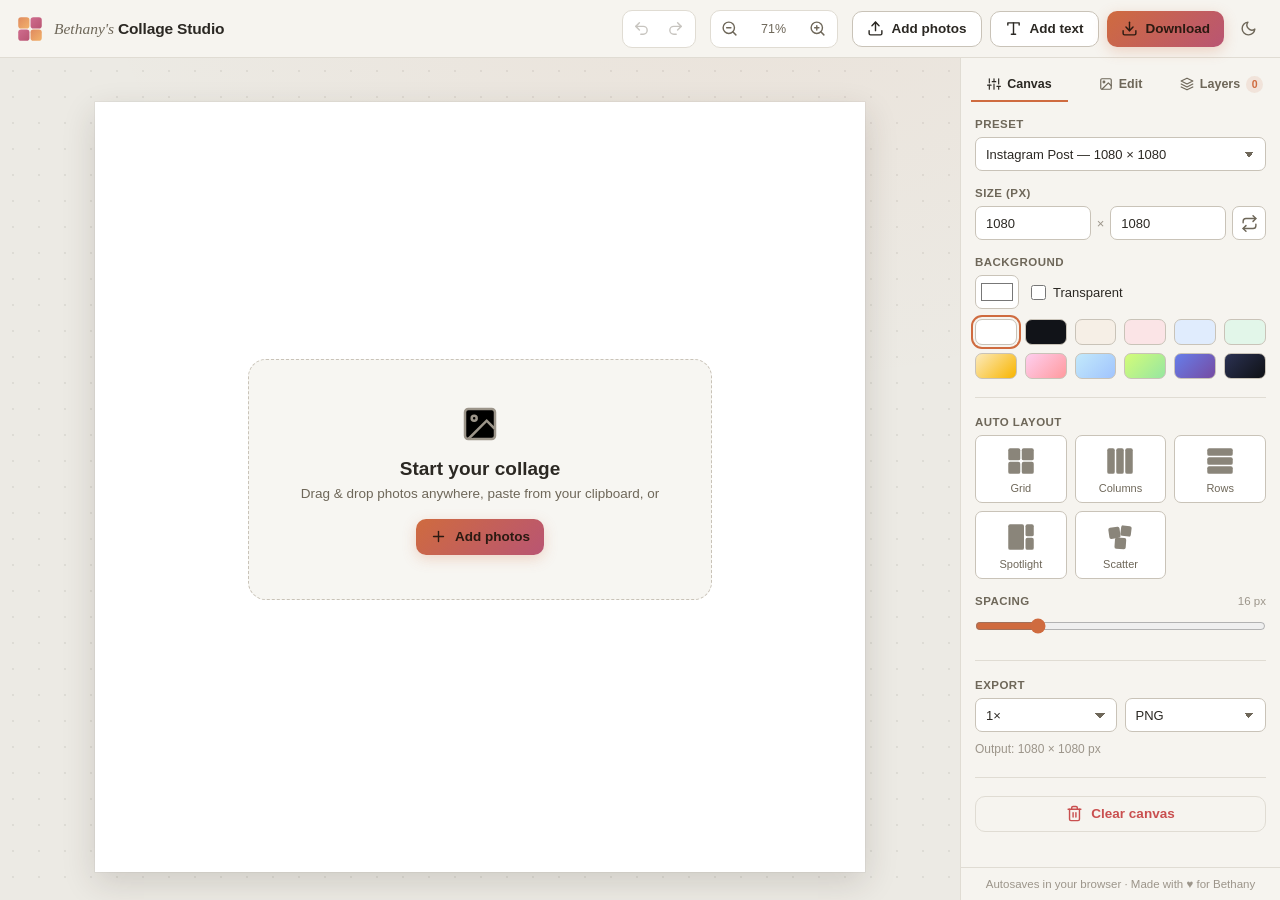
<file: index.html>
<!DOCTYPE html>
<html lang="en">
<head>
    <meta charset="UTF-8">
    <meta name="viewport" content="width=device-width, initial-scale=1.0">
    <title>Bethany's Collage Studio</title>
    <!-- Compatibility entry point: the real app lives in "OPEN COLLAGE STUDIO.html".
         The relative, URL-encoded href works from file://, local servers, and GitHub Pages. -->
    <meta http-equiv="refresh" content="0; url=OPEN%20COLLAGE%20STUDIO.html">
    <script>window.location.replace('OPEN%20COLLAGE%20STUDIO.html');</script>
</head>
<body>
    <p>Opening Collage Studio&hellip; If nothing happens, <a href="OPEN%20COLLAGE%20STUDIO.html">click here</a>.</p>
</body>
</html>
</file>
<file: styles.css>
/* ==========================================================================
   Bethany's Collage Studio — editor UI
   Dark chrome around a light canvas, system font stack, fully offline.
   ========================================================================== */

/* Warm charcoal dark theme (default) — chic, editorial, not neon */
:root {
    color-scheme: dark;

    --bg-app: #131215;
    --bg-panel: #1a191d;
    --bg-elev: #232127;
    --bg-input: #151419;
    --border: #29272e;
    --border-strong: #38353d;

    --text: #efece5;
    --text-dim: #a39d92;
    --text-faint: #736d63;

    --accent: #e08a5e;       /* warm apricot */
    --accent-2: #cf6d8e;     /* dusty rose */
    --accent-soft: rgba(224, 138, 94, 0.14);
    --accent-grad: linear-gradient(135deg, var(--accent), var(--accent-2));
    --accent-contrast: #2b1a11;
    --primary-glow: 0 4px 14px rgba(224, 138, 94, 0.3);
    --primary-glow-strong: 0 6px 18px rgba(224, 138, 94, 0.42);

    --danger: #e66565;
    --danger-soft: rgba(230, 101, 101, 0.14);

    --guide: #35b8a6;
    --dot: rgba(255, 255, 255, 0.05);
    --glow: rgba(224, 138, 94, 0.05);
    --canvas-shadow: 0 20px 60px rgba(0, 0, 0, 0.55), 0 0 0 1px rgba(255, 255, 255, 0.06);
    --veil: rgba(26, 25, 29, 0.72);
    --overlay-veil: rgba(19, 18, 21, 0.78);

    --radius: 10px;
    --radius-sm: 7px;
    --shadow-pop: 0 12px 32px rgba(0, 0, 0, 0.45);
    --ease-out: cubic-bezier(0.22, 0.61, 0.36, 1);
    --topbar-h: 58px;
    --sidebar-w: 320px;
}

/* Warm paper light theme — same system, deepened accents for contrast */
:root[data-theme="light"] {
    color-scheme: light;

    --bg-app: #eceae4;
    --bg-panel: #f6f4ef;
    --bg-elev: #ffffff;
    --bg-input: #ffffff;
    --border: #e0dcd3;
    --border-strong: #c9c3b8;

    --text: #2b2823;
    --text-dim: #6e6759;
    --text-faint: #9c958a;

    --accent: #cf6b3f;
    --accent-2: #b95573;
    --accent-soft: rgba(207, 107, 63, 0.12);
    --primary-glow: 0 4px 14px rgba(207, 107, 63, 0.25);
    --primary-glow-strong: 0 6px 18px rgba(207, 107, 63, 0.35);

    --danger: #c94f4f;
    --danger-soft: rgba(201, 79, 79, 0.12);

    --guide: #1d9a8a;
    --dot: rgba(60, 50, 40, 0.08);
    --glow: rgba(207, 107, 63, 0.06);
    --canvas-shadow: 0 16px 44px rgba(48, 40, 30, 0.16), 0 0 0 1px rgba(0, 0, 0, 0.05);
    --veil: rgba(246, 244, 239, 0.8);
    --overlay-veil: rgba(236, 234, 228, 0.82);

    --shadow-pop: 0 12px 32px rgba(60, 50, 40, 0.2);
}

/* No explicit choice stored → follow the OS preference */
@media (prefers-color-scheme: light) {
    :root:not([data-theme="dark"]):not([data-theme="light"]) {
        color-scheme: light;

        --bg-app: #eceae4;
        --bg-panel: #f6f4ef;
        --bg-elev: #ffffff;
        --bg-input: #ffffff;
        --border: #e0dcd3;
        --border-strong: #c9c3b8;

        --text: #2b2823;
        --text-dim: #6e6759;
        --text-faint: #9c958a;

        --accent: #cf6b3f;
        --accent-2: #b95573;
        --accent-soft: rgba(207, 107, 63, 0.12);
        --primary-glow: 0 4px 14px rgba(207, 107, 63, 0.25);
        --primary-glow-strong: 0 6px 18px rgba(207, 107, 63, 0.35);

        --danger: #c94f4f;
        --danger-soft: rgba(201, 79, 79, 0.12);

        --guide: #1d9a8a;
        --dot: rgba(60, 50, 40, 0.08);
        --glow: rgba(207, 107, 63, 0.06);
        --canvas-shadow: 0 16px 44px rgba(48, 40, 30, 0.16), 0 0 0 1px rgba(0, 0, 0, 0.05);
        --veil: rgba(246, 244, 239, 0.8);
        --overlay-veil: rgba(236, 234, 228, 0.82);

        --shadow-pop: 0 12px 32px rgba(60, 50, 40, 0.2);
    }
}

/* brief crossfade when the user flips the toggle */
html.theme-anim,
html.theme-anim *,
html.theme-anim *::before,
html.theme-anim *::after {
    transition: background-color 0.3s ease, color 0.3s ease, border-color 0.3s ease, box-shadow 0.3s ease !important;
}

* { box-sizing: border-box; margin: 0; padding: 0; }

html, body { height: 100%; }

body {
    font-family: -apple-system, BlinkMacSystemFont, "Segoe UI", Roboto, "Helvetica Neue", Arial, sans-serif;
    background: var(--bg-app);
    color: var(--text);
    display: flex;
    flex-direction: column;
    overflow: hidden;
    -webkit-font-smoothing: antialiased;
}

svg { display: block; }

button svg, .tab svg, .empty-hint svg {
    width: 17px;
    height: 17px;
    fill: none;
    stroke: currentColor;
    stroke-width: 2;
    stroke-linecap: round;
    stroke-linejoin: round;
    flex: none;
}

/* ---------- Top bar ---------- */

.topbar {
    height: var(--topbar-h);
    flex: none;
    display: flex;
    align-items: center;
    gap: 14px;
    padding: 0 16px;
    background: var(--bg-panel);
    border-bottom: 1px solid var(--border);
    z-index: 20;
}

.brand {
    display: flex;
    align-items: center;
    gap: 10px;
    margin-right: auto;
    min-width: 0;
}

.brand-mark { width: 28px; height: 28px; flex: none; }

.brand-name {
    font-family: Georgia, 'Times New Roman', serif;
    font-style: italic;
    font-size: 15.5px;
    color: var(--text-dim);
    white-space: nowrap;
    overflow: hidden;
    text-overflow: ellipsis;
}

.brand-name strong {
    font-family: -apple-system, BlinkMacSystemFont, "Segoe UI", Roboto, "Helvetica Neue", Arial, sans-serif;
    font-style: normal;
    color: var(--text);
    font-weight: 650;
    letter-spacing: -0.01em;
}

.top-group {
    display: flex;
    align-items: center;
    gap: 2px;
    background: var(--bg-elev);
    border: 1px solid var(--border);
    border-radius: var(--radius);
    padding: 3px;
}

.zoom-label {
    min-width: 52px;
    padding: 0 6px;
    height: 30px;
    border: none;
    background: transparent;
    color: var(--text-dim);
    font-size: 12.5px;
    font-variant-numeric: tabular-nums;
    border-radius: var(--radius-sm);
    cursor: pointer;
    transition: color 0.15s, background 0.15s;
}

.zoom-label:hover { color: var(--text); background: rgba(255, 255, 255, 0.06); }

.top-actions { display: flex; align-items: center; gap: 8px; }

/* ---------- Buttons ---------- */

.btn {
    display: inline-flex;
    align-items: center;
    justify-content: center;
    gap: 8px;
    height: 36px;
    padding: 0 14px;
    border: 1px solid var(--border-strong);
    border-radius: var(--radius);
    background: var(--bg-elev);
    color: var(--text);
    font-size: 13.5px;
    font-weight: 550;
    font-family: inherit;
    cursor: pointer;
    white-space: nowrap;
    transition: background 0.15s, border-color 0.15s, transform 0.12s var(--ease-out), box-shadow 0.15s;
}

.btn:hover { background: #232838; border-color: #3d4560; }
.btn:active { transform: scale(0.97); }

.btn.primary {
    background: var(--accent-grad);
    border: none;
    color: var(--accent-contrast);
    box-shadow: var(--primary-glow);
}

.btn.primary:hover { filter: brightness(1.06); box-shadow: var(--primary-glow-strong); }

.btn.small { height: 32px; padding: 0 10px; font-size: 12.5px; flex: 1; }

.btn.danger { color: var(--danger); border-color: rgba(255, 92, 108, 0.35); }
.btn.danger:hover { background: var(--danger-soft); border-color: var(--danger); }

.btn.danger-ghost { color: var(--danger); background: transparent; border-color: var(--border); }
.btn.danger-ghost:hover { background: var(--danger-soft); border-color: rgba(255, 92, 108, 0.4); }
.btn.danger-ghost.confirming { background: var(--danger); border-color: var(--danger); color: #fff; }

.btn.full { width: 100%; }

.btn:disabled, .icon-btn:disabled {
    opacity: 0.38;
    cursor: default;
    pointer-events: none;
}

.icon-btn {
    display: inline-flex;
    align-items: center;
    justify-content: center;
    width: 32px;
    height: 30px;
    border: none;
    border-radius: var(--radius-sm);
    background: transparent;
    color: var(--text-dim);
    cursor: pointer;
    transition: background 0.15s, color 0.15s, transform 0.12s var(--ease-out);
}

.icon-btn:hover { background: rgba(255, 255, 255, 0.07); color: var(--text); }
.icon-btn:active { transform: scale(0.92); }

.mobile-only { display: none; }

/* ---------- Workspace ---------- */

.workspace {
    flex: 1;
    display: flex;
    min-height: 0;
}

#viewport {
    flex: 1;
    position: relative;
    overflow: auto;
    display: flex;
    background:
        radial-gradient(var(--dot) 1px, transparent 1.5px) 0 0 / 26px 26px,
        radial-gradient(1100px 700px at 78% -10%, var(--glow), transparent 60%),
        var(--bg-app);
    touch-action: none;
}

#stage {
    margin: auto;
    padding: 44px;
    flex: none;
}

#canvas {
    position: relative;
    transform-origin: 0 0;
    background-color: #ffffff;
    box-shadow: var(--canvas-shadow);
    touch-action: none;
}

/* layers live in #clip so photos crop at the canvas edge while the selection
   box, handles, and drag badge stay visible outside it */
#clip {
    position: absolute;
    inset: 0;
    overflow: hidden;
}

/* checkerboard shown when background is transparent */
#canvas.transparent {
    background-color: #fff;
    background-image:
        linear-gradient(45deg, #dfe3ea 25%, transparent 25%, transparent 75%, #dfe3ea 75%),
        linear-gradient(45deg, #dfe3ea 25%, transparent 25%, transparent 75%, #dfe3ea 75%);
    background-size: 24px 24px;
    background-position: 0 0, 12px 12px;
}

/* ---------- Layers on canvas ---------- */

.layer {
    position: absolute;
    top: 0;
    left: 0;
    cursor: grab;
    user-select: none;
    -webkit-user-select: none;
    overflow: hidden;
    will-change: transform;
}

.layer:active { cursor: grabbing; }

.layer img {
    width: 100%;
    height: 100%;
    object-fit: cover;
    display: block;
    pointer-events: none;
}

.layer:hover { outline: calc(1.5px / var(--zoom)) solid color-mix(in srgb, var(--accent) 55%, transparent); }

/* ---------- Text layers ---------- */

.layer.text-layer {
    overflow: visible;
    display: flex;
    align-items: center;
    justify-content: center;
    background: transparent;
}

.text-content {
    white-space: pre;
    line-height: 1.25;
    text-align: center;
    pointer-events: none;
    outline: none;
    caret-color: var(--accent);
}

.layer.text-layer.editing { cursor: text; outline: calc(1.5px / var(--zoom)) dashed var(--accent); }
.layer.text-layer.editing .text-content { pointer-events: auto; cursor: text; }

/* smooth transitions when applying layouts / undo / redo */
#canvas.animating .layer {
    transition:
        transform 0.4s var(--ease-out),
        width 0.4s var(--ease-out),
        height 0.4s var(--ease-out),
        border-radius 0.4s var(--ease-out),
        opacity 0.4s var(--ease-out);
}

/* ---------- Selection box & handles ---------- */

#selection-box {
    position: absolute;
    top: 0;
    left: 0;
    pointer-events: none;
    border: calc(1.5px / var(--zoom)) solid var(--accent);
    z-index: 999;
}

.handle {
    position: absolute;
    width: calc(13px / var(--zoom));
    height: calc(13px / var(--zoom));
    background: #fff;
    border: calc(2px / var(--zoom)) solid var(--accent);
    border-radius: 50%;
    pointer-events: auto;
    box-shadow: 0 calc(1px / var(--zoom)) calc(4px / var(--zoom)) rgba(0, 0, 0, 0.35);
    transition: transform 0.12s var(--ease-out);
}

.handle::after {
    /* enlarged invisible pointer target for mouse and touch */
    content: "";
    position: absolute;
    inset: calc(-8px / var(--zoom));
}

.handle:hover,
.handle:active { transform: translate(-50%, -50%) scale(1.25) !important; }

.handle:active { background: var(--accent); }

.handle[data-handle="nw"] { top: 0; left: 0; transform: translate(-50%, -50%); cursor: nwse-resize; }
.handle[data-handle="ne"] { top: 0; left: 100%; transform: translate(-50%, -50%); cursor: nesw-resize; }
.handle[data-handle="sw"] { top: 100%; left: 0; transform: translate(-50%, -50%); cursor: nesw-resize; }
.handle[data-handle="se"] { top: 100%; left: 100%; transform: translate(-50%, -50%); cursor: nwse-resize; }

/* side handles: compact pills on each edge midpoint (photo layers only) */
.handle.side { border-radius: 999px; }
.handle[data-handle="n"],
.handle[data-handle="s"] { width: calc(16px / var(--zoom)); height: calc(7px / var(--zoom)); }
.handle[data-handle="e"],
.handle[data-handle="w"] { width: calc(7px / var(--zoom)); height: calc(16px / var(--zoom)); }

.handle[data-handle="n"] { top: 0; left: 50%; transform: translate(-50%, -50%); cursor: ns-resize; }
.handle[data-handle="s"] { top: 100%; left: 50%; transform: translate(-50%, -50%); cursor: ns-resize; }
.handle[data-handle="w"] { top: 50%; left: 0; transform: translate(-50%, -50%); cursor: ew-resize; }
.handle[data-handle="e"] { top: 50%; left: 100%; transform: translate(-50%, -50%); cursor: ew-resize; }

#selection-box.is-text .handle.side { display: none; }

.handle.rotate {
    top: calc(-26px / var(--zoom));
    left: 50%;
    transform: translate(-50%, -50%);
    cursor: crosshair;
}

#selection-box::before {
    /* stem connecting rotate handle */
    content: "";
    position: absolute;
    top: calc(-20px / var(--zoom));
    left: 50%;
    width: calc(1.5px / var(--zoom));
    height: calc(20px / var(--zoom));
    background: var(--accent);
}

/* ---------- Snap guides & drag badge ---------- */

.guide {
    position: absolute;
    background: var(--guide);
    z-index: 998;
    pointer-events: none;
}

.guide-v { top: 0; bottom: 0; width: calc(1px / var(--zoom)); }
.guide-h { left: 0; right: 0; height: calc(1px / var(--zoom)); }

#drag-badge {
    position: absolute;
    z-index: 1000;
    pointer-events: none;
    background: rgba(30, 27, 24, 0.92); /* stays dark in both themes — it floats over the canvas */
    color: #fff;
    font-size: calc(12px / var(--zoom));
    line-height: 1;
    padding: calc(5px / var(--zoom)) calc(8px / var(--zoom));
    border-radius: calc(6px / var(--zoom));
    transform: translate(-50%, -130%);
    white-space: nowrap;
    font-variant-numeric: tabular-nums;
}

/* ---------- Empty state ---------- */

#empty-state {
    position: absolute;
    inset: 0;
    display: flex;
    align-items: center;
    justify-content: center;
    pointer-events: none;
    z-index: 5;
}

.empty-card {
    text-align: center;
    padding: 44px 52px;
    border: 1.5px dashed var(--border-strong);
    border-radius: 18px;
    background: var(--veil);
    backdrop-filter: blur(6px);
    animation: rise 0.45s var(--ease-out);
}

.empty-icon { width: 40px !important; height: 40px !important; margin: 0 auto 14px; stroke: var(--text-faint) !important; stroke-width: 1.5 !important; }

.empty-card h2 { font-size: 19px; font-weight: 650; margin-bottom: 6px; }
.empty-card p { font-size: 13.5px; color: var(--text-dim); margin-bottom: 18px; }
.empty-card .btn { pointer-events: auto; margin: 0 auto; }

@keyframes rise {
    from { opacity: 0; transform: translateY(10px); }
    to { opacity: 1; transform: none; }
}

/* ---------- Sidebar ---------- */

#sidebar {
    width: var(--sidebar-w);
    flex: none;
    display: flex;
    flex-direction: column;
    background: var(--bg-panel);
    border-left: 1px solid var(--border);
    min-height: 0;
    z-index: 15;
}

.tabs {
    display: flex;
    gap: 4px;
    padding: 10px 10px 0;
}

.tab {
    flex: 1;
    display: inline-flex;
    align-items: center;
    justify-content: center;
    gap: 6px;
    height: 34px;
    border: none;
    border-radius: var(--radius-sm) var(--radius-sm) 0 0;
    background: transparent;
    color: var(--text-dim);
    font-size: 12.5px;
    font-weight: 550;
    font-family: inherit;
    cursor: pointer;
    border-bottom: 2px solid transparent;
    transition: color 0.15s, border-color 0.15s, background 0.15s;
}

.tab svg { width: 14px; height: 14px; }
.tab:hover { color: var(--text); background: rgba(255, 255, 255, 0.04); }
.tab.active { color: var(--text); border-bottom-color: var(--accent); }

.count {
    min-width: 17px;
    height: 17px;
    padding: 0 4px;
    border-radius: 9px;
    background: var(--accent-soft);
    color: var(--accent);
    font-size: 10.5px;
    display: inline-flex;
    align-items: center;
    justify-content: center;
    font-variant-numeric: tabular-nums;
}

.panels {
    flex: 1;
    overflow-y: auto;
    min-height: 0;
    padding: 16px 14px;
    scrollbar-width: thin;
    scrollbar-color: var(--border-strong) transparent;
}

.panels::-webkit-scrollbar { width: 8px; }
.panels::-webkit-scrollbar-thumb { background: var(--border-strong); border-radius: 4px; }

.panel { display: none; animation: fade 0.2s ease; }
.panel.active { display: block; }

@keyframes fade { from { opacity: 0; } to { opacity: 1; } }

.sidebar-footer {
    flex: none;
    padding: 10px;
    text-align: center;
    font-size: 11.5px;
    color: var(--text-faint);
    border-top: 1px solid var(--border);
}

/* ---------- Fields & inputs ---------- */

.field { margin-bottom: 16px; }

.field > label {
    display: flex;
    align-items: center;
    justify-content: space-between;
    font-size: 11.5px;
    font-weight: 600;
    letter-spacing: 0.04em;
    text-transform: uppercase;
    color: var(--text-dim);
    margin-bottom: 7px;
}

.field-value { color: var(--text-faint); font-weight: 500; text-transform: none; letter-spacing: 0; font-variant-numeric: tabular-nums; }

select, input[type="number"] {
    width: 100%;
    height: 34px;
    padding: 0 10px;
    border: 1px solid var(--border-strong);
    border-radius: var(--radius-sm);
    background: var(--bg-input);
    color: var(--text);
    font-size: 13px;
    font-family: inherit;
    transition: border-color 0.15s, box-shadow 0.15s;
}

select:focus, input[type="number"]:focus {
    outline: none;
    border-color: var(--accent);
    box-shadow: 0 0 0 3px var(--accent-soft);
}

select { cursor: pointer; appearance: none; -webkit-appearance: none; background-image: linear-gradient(45deg, transparent 50%, var(--text-dim) 50%), linear-gradient(135deg, var(--text-dim) 50%, transparent 50%); background-position: calc(100% - 16px) 14px, calc(100% - 11px) 14px; background-size: 5px 5px; background-repeat: no-repeat; padding-right: 28px; }

input[type="range"] {
    width: 100%;
    accent-color: var(--accent);
    cursor: pointer;
    height: 24px;
}

input[type="color"] {
    width: 44px;
    height: 34px;
    padding: 3px;
    border: 1px solid var(--border-strong);
    border-radius: var(--radius-sm);
    background: var(--bg-input);
    cursor: pointer;
}

input[type="checkbox"] { accent-color: var(--accent); width: 15px; height: 15px; cursor: pointer; }

.check {
    display: inline-flex;
    align-items: center;
    gap: 7px;
    font-size: 13px;
    color: var(--text);
    cursor: pointer;
}

/* Filter chips */
.chips { display: flex; flex-wrap: wrap; gap: 6px; }

.chip {
    padding: 6px 11px;
    border-radius: 99px;
    border: 1px solid var(--border-strong);
    background: var(--bg-input);
    color: var(--text-dim);
    font-size: 12px;
    font-family: inherit;
    cursor: pointer;
    transition: border-color 0.15s, color 0.15s, background 0.15s, transform 0.12s var(--ease-out);
}

.chip:hover { color: var(--text); border-color: var(--accent); transform: translateY(-1px); }
.chip.active { background: var(--accent-soft); border-color: var(--accent); color: var(--accent); }

/* Background swatches */
.swatches {
    display: grid;
    grid-template-columns: repeat(6, 1fr);
    gap: 8px;
    margin-top: 10px;
}

.swatch {
    height: 26px;
    border-radius: 7px;
    border: 1px solid var(--border-strong);
    cursor: pointer;
    padding: 0;
    transition: transform 0.12s var(--ease-out), box-shadow 0.15s;
}

.swatch:hover { transform: scale(1.1); }
.swatch.active { box-shadow: 0 0 0 2px var(--bg-panel), 0 0 0 4px var(--accent); }

.border-row { display: flex; align-items: center; gap: 8px; }
.border-row input[type="range"] { flex: 1; }

.icon-btn.text-bold { font-weight: 800; font-size: 14px; font-family: Georgia, serif; }
.icon-btn.active { background: var(--accent-soft); color: var(--accent); }

.rot-row input[type="color"] { width: 40px; flex: none; }

.size-row { display: flex; align-items: center; gap: 6px; }
.size-row input { flex: 1; min-width: 0; }
.size-x { color: var(--text-faint); font-size: 13px; }
.size-row .icon-btn { border: 1px solid var(--border-strong); background: var(--bg-input); width: 34px; height: 34px; }

.bg-row { display: flex; align-items: center; gap: 12px; }
.export-row { display: flex; gap: 8px; }
.rot-row { display: flex; gap: 6px; }
.rot-row input { flex: 1; }
.rot-row .icon-btn { border: 1px solid var(--border-strong); background: var(--bg-input); width: 36px; height: 34px; }
.btn-row { display: flex; gap: 8px; }

.sep { border: none; border-top: 1px solid var(--border); margin: 18px 0; }

.hint { font-size: 12px; color: var(--text-faint); line-height: 1.55; margin-top: 8px; }

kbd {
    display: inline-block;
    padding: 1px 5px;
    border: 1px solid var(--border-strong);
    border-bottom-width: 2px;
    border-radius: 4px;
    background: var(--bg-elev);
    font-family: inherit;
    font-size: 11px;
    color: var(--text);
}

/* ---------- Layout buttons ---------- */

.layout-grid {
    display: grid;
    grid-template-columns: repeat(3, 1fr);
    gap: 8px;
}

.layout-btn {
    display: flex;
    flex-direction: column;
    align-items: center;
    gap: 6px;
    padding: 10px 4px 8px;
    border: 1px solid var(--border-strong);
    border-radius: var(--radius-sm);
    background: var(--bg-input);
    color: var(--text-dim);
    font-size: 11px;
    font-family: inherit;
    cursor: pointer;
    transition: border-color 0.15s, color 0.15s, background 0.15s, transform 0.12s var(--ease-out);
}

.layout-btn svg {
    width: 30px;
    height: 30px;
    fill: currentColor;
    stroke: none;
    opacity: 0.8;
}

.layout-btn:hover {
    border-color: var(--accent);
    color: var(--text);
    background: var(--accent-soft);
    transform: translateY(-1px);
}

.layout-btn:active { transform: scale(0.96); }

/* ---------- Layers list ---------- */

.layer-row {
    display: flex;
    align-items: center;
    gap: 10px;
    padding: 7px 8px;
    border: 1px solid transparent;
    border-radius: var(--radius-sm);
    cursor: grab;
    margin-bottom: 4px;
    transition: background 0.15s, border-color 0.15s, opacity 0.15s;
}

.layer-row:hover { background: rgba(255, 255, 255, 0.05); }
.layer-row.selected { background: var(--accent-soft); border-color: rgba(108, 124, 255, 0.45); }
.layer-row.dragging { opacity: 0.4; }
.layer-row.drag-over { border-top: 2px solid var(--accent); }

.layer-thumb {
    width: 38px;
    height: 38px;
    border-radius: 6px;
    object-fit: cover;
    flex: none;
    background: var(--bg-elev);
    pointer-events: none;
}

.layer-thumb.text-thumb {
    display: flex;
    align-items: center;
    justify-content: center;
    font-weight: 700;
    font-size: 16px;
    color: var(--text-dim);
    border: 1px solid var(--border-strong);
}

.layer-name {
    flex: 1;
    min-width: 0;
    font-size: 13px;
    white-space: nowrap;
    overflow: hidden;
    text-overflow: ellipsis;
    color: var(--text);
    pointer-events: none;
}

.layer-row-actions { display: flex; gap: 2px; opacity: 0; transition: opacity 0.15s; }
.layer-row:hover .layer-row-actions, .layer-row.selected .layer-row-actions { opacity: 1; }
.layer-row-actions .icon-btn { width: 26px; height: 26px; }
.layer-row-actions .icon-btn svg { width: 13px; height: 13px; }
.layer-row-actions .icon-btn.danger:hover { color: var(--danger); background: var(--danger-soft); }

/* ---------- Empty hints ---------- */

.empty-hint {
    text-align: center;
    color: var(--text-faint);
    padding: 36px 16px;
    font-size: 13px;
    line-height: 1.6;
}

.empty-hint svg {
    width: 30px;
    height: 30px;
    margin: 0 auto 10px;
    stroke-width: 1.5;
}

/* ---------- Drop overlay ---------- */

#drop-overlay {
    position: fixed;
    inset: 0;
    z-index: 200;
    background: var(--overlay-veil);
    backdrop-filter: blur(4px);
    display: flex;
    align-items: center;
    justify-content: center;
}

#drop-overlay[hidden] { display: none; }

.drop-card {
    display: flex;
    flex-direction: column;
    align-items: center;
    gap: 14px;
    padding: 48px 64px;
    border: 2px dashed var(--accent);
    border-radius: 20px;
    background: var(--accent-soft);
    color: var(--text);
    font-size: 16px;
    font-weight: 600;
    pointer-events: none;
    animation: rise 0.2s var(--ease-out);
}

.drop-card svg { width: 36px; height: 36px; stroke: var(--accent); }

/* ---------- Toasts ---------- */

#toasts {
    position: fixed;
    bottom: 22px;
    left: 50%;
    transform: translateX(-50%);
    display: flex;
    flex-direction: column;
    align-items: center;
    gap: 8px;
    z-index: 300;
    pointer-events: none;
}

.toast {
    padding: 10px 18px;
    border-radius: 99px;
    background: var(--bg-elev);
    border: 1px solid var(--border-strong);
    color: var(--text);
    font-size: 13px;
    box-shadow: var(--shadow-pop);
    animation: toast-in 0.3s var(--ease-out);
    transition: opacity 0.35s, transform 0.35s;
}

.toast.leaving { opacity: 0; transform: translateY(8px); }

@keyframes toast-in {
    from { opacity: 0; transform: translateY(12px) scale(0.95); }
    to { opacity: 1; transform: none; }
}

/* ---------- Responsive ---------- */

@media (max-width: 600px) {
    /* small phones: let the toolbar scroll sideways instead of hiding tools */
    .topbar { overflow-x: auto; scrollbar-width: none; }
    .topbar::-webkit-scrollbar { display: none; }
    .topbar > * { flex: none; }
}

@media (max-width: 900px) {
    .mobile-only { display: inline-flex; }
    .brand { flex: none; }
    .brand-name { display: none; }
    .btn span { display: none; }
    .btn { padding: 0 11px; }

    #sidebar {
        position: fixed;
        top: var(--topbar-h);
        right: 0;
        bottom: 0;
        transform: translateX(100%);
        transition: transform 0.3s var(--ease-out);
        box-shadow: var(--shadow-pop);
        width: min(var(--sidebar-w), 88vw);
    }

    #sidebar.open { transform: none; }

    #stage { padding: 20px; }
    .top-group { padding: 2px; }
    .topbar { gap: 8px; padding: 0 10px; }
}

@media (prefers-reduced-motion: reduce) {
    *, *::before, *::after { transition-duration: 0.01ms !important; animation-duration: 0.01ms !important; }
}
</file>
